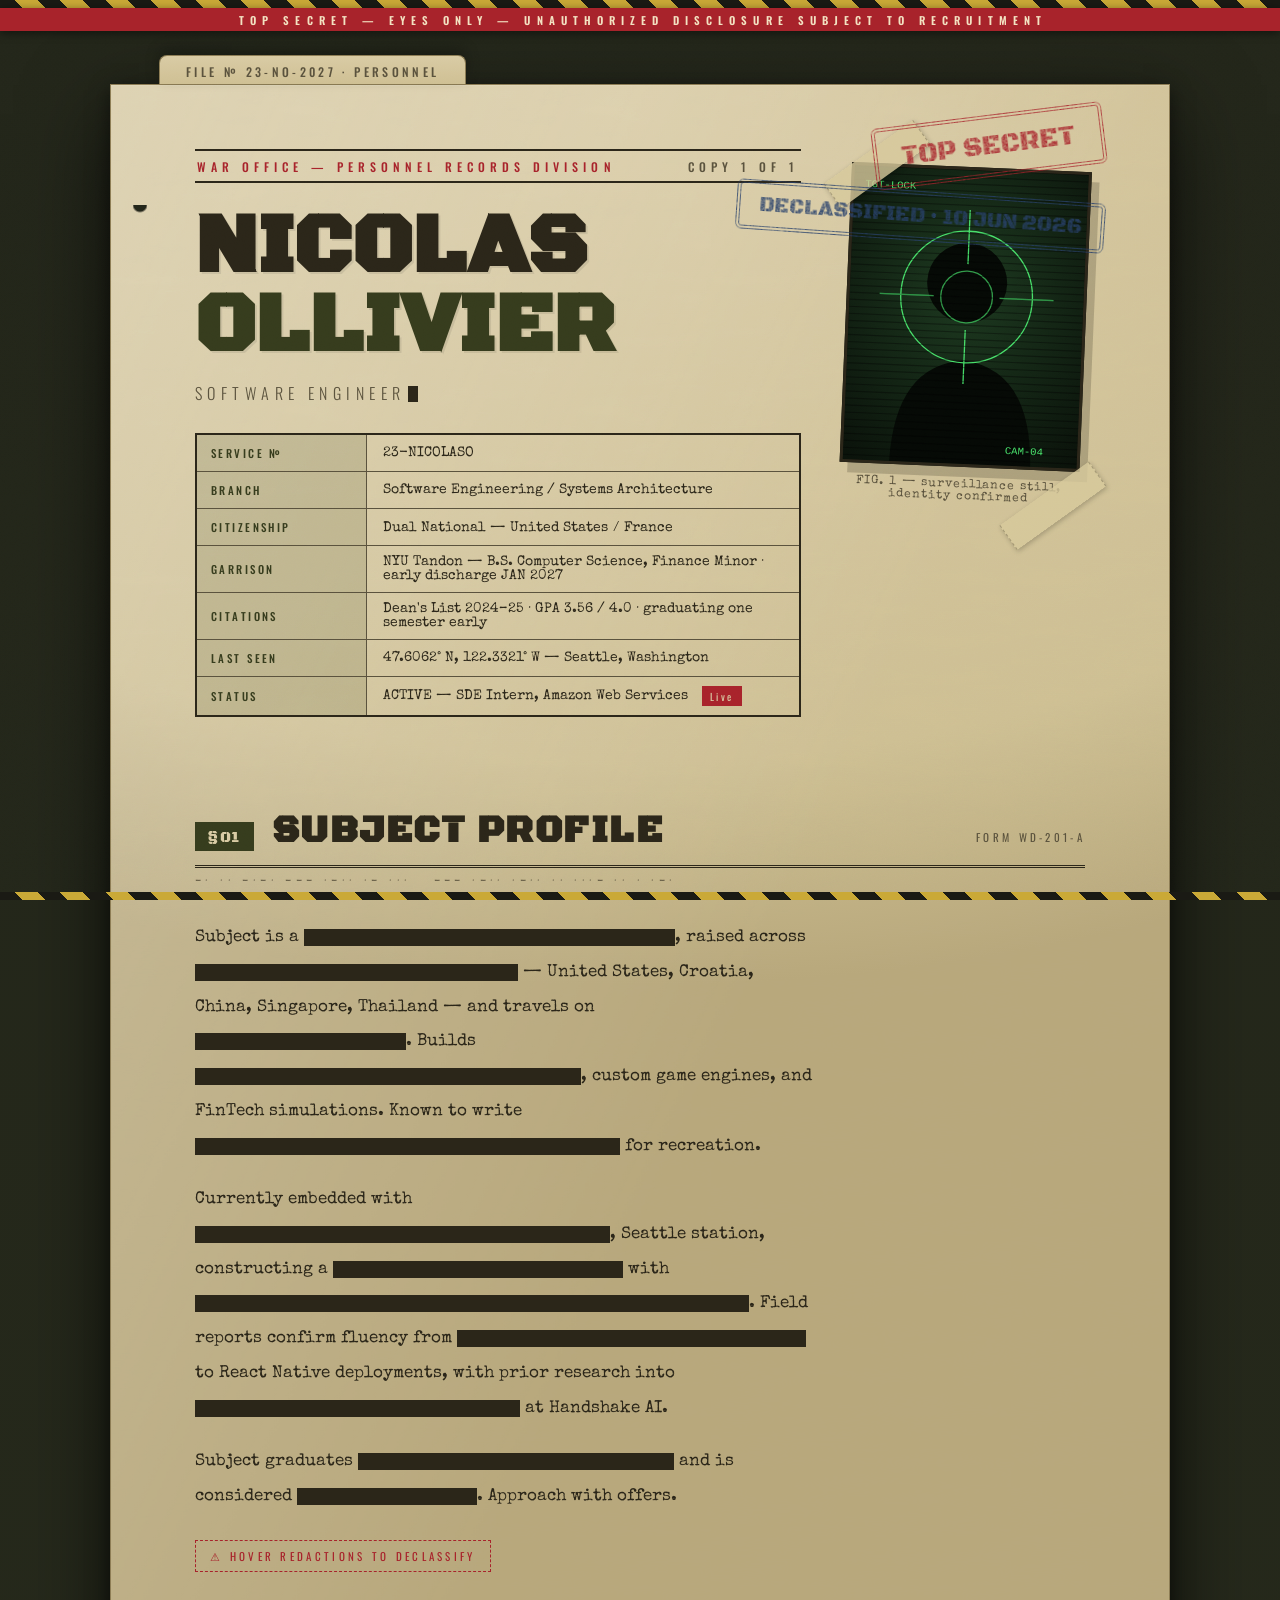
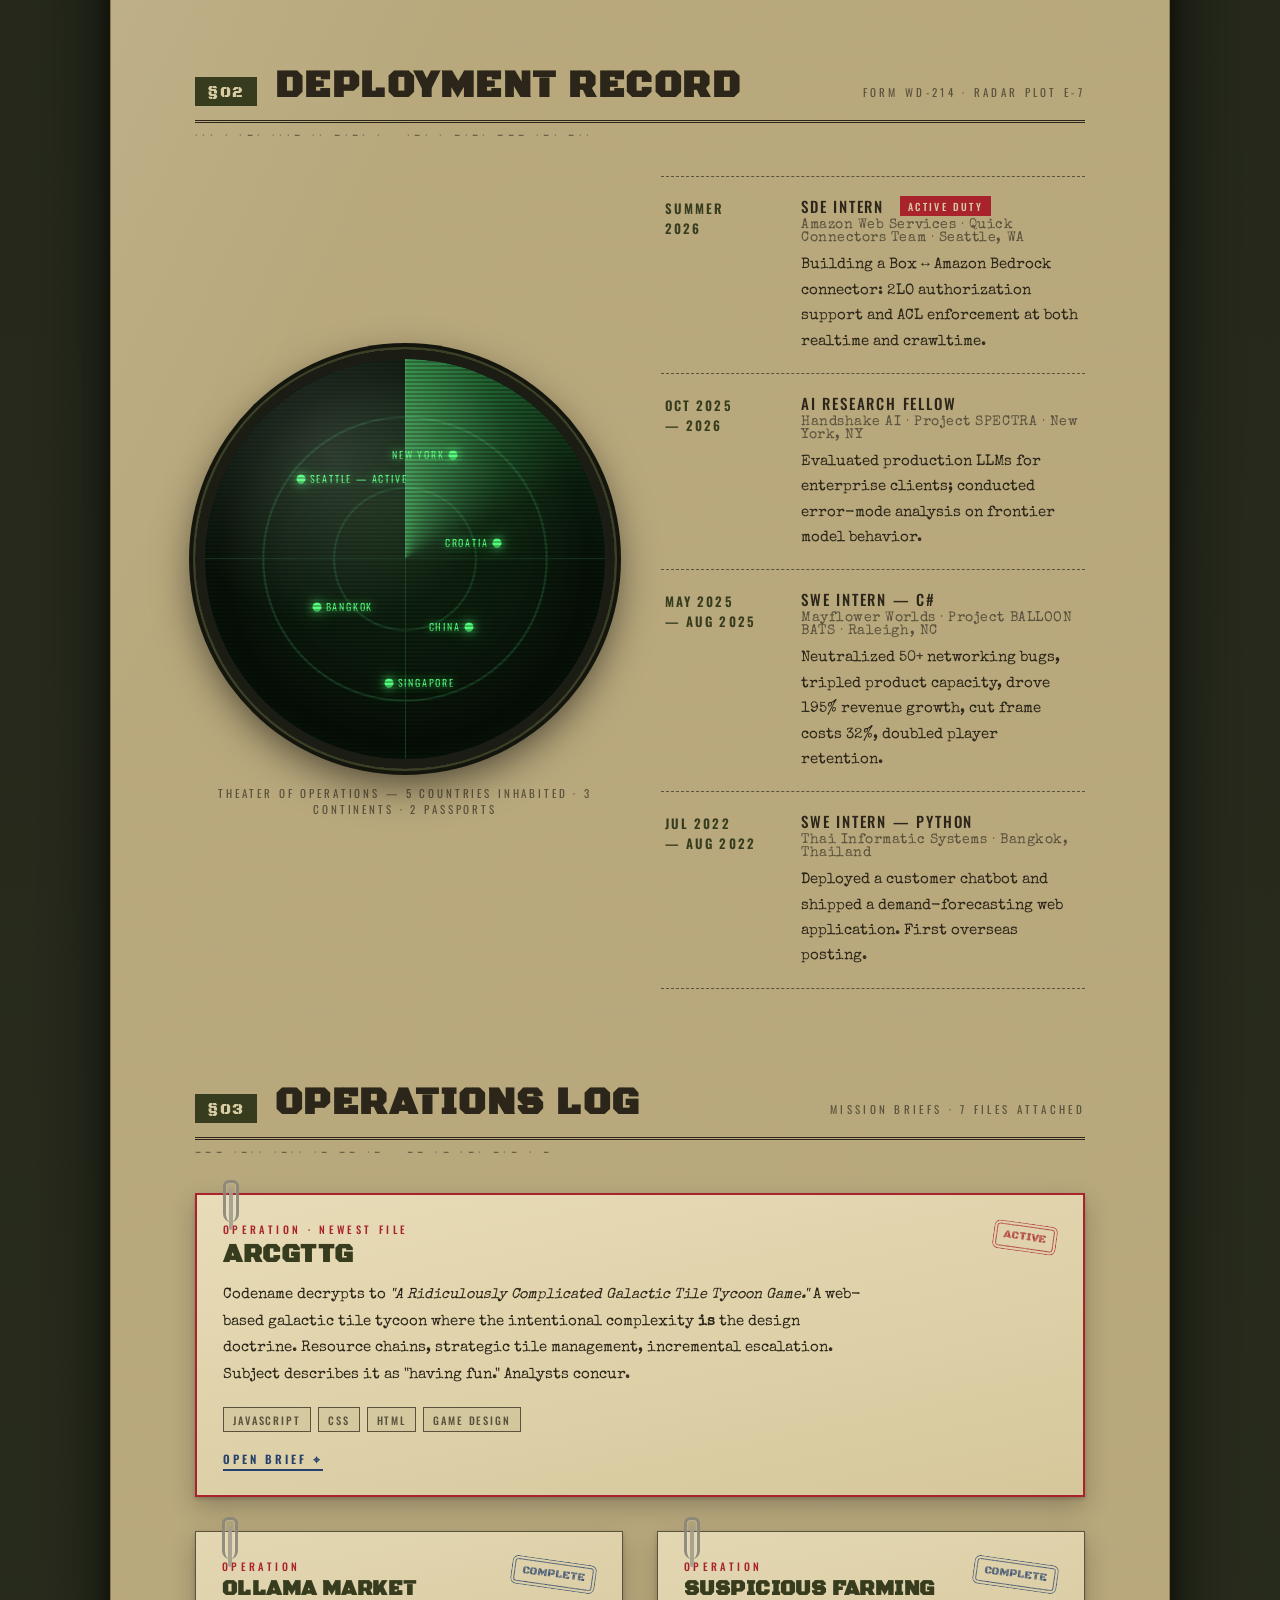
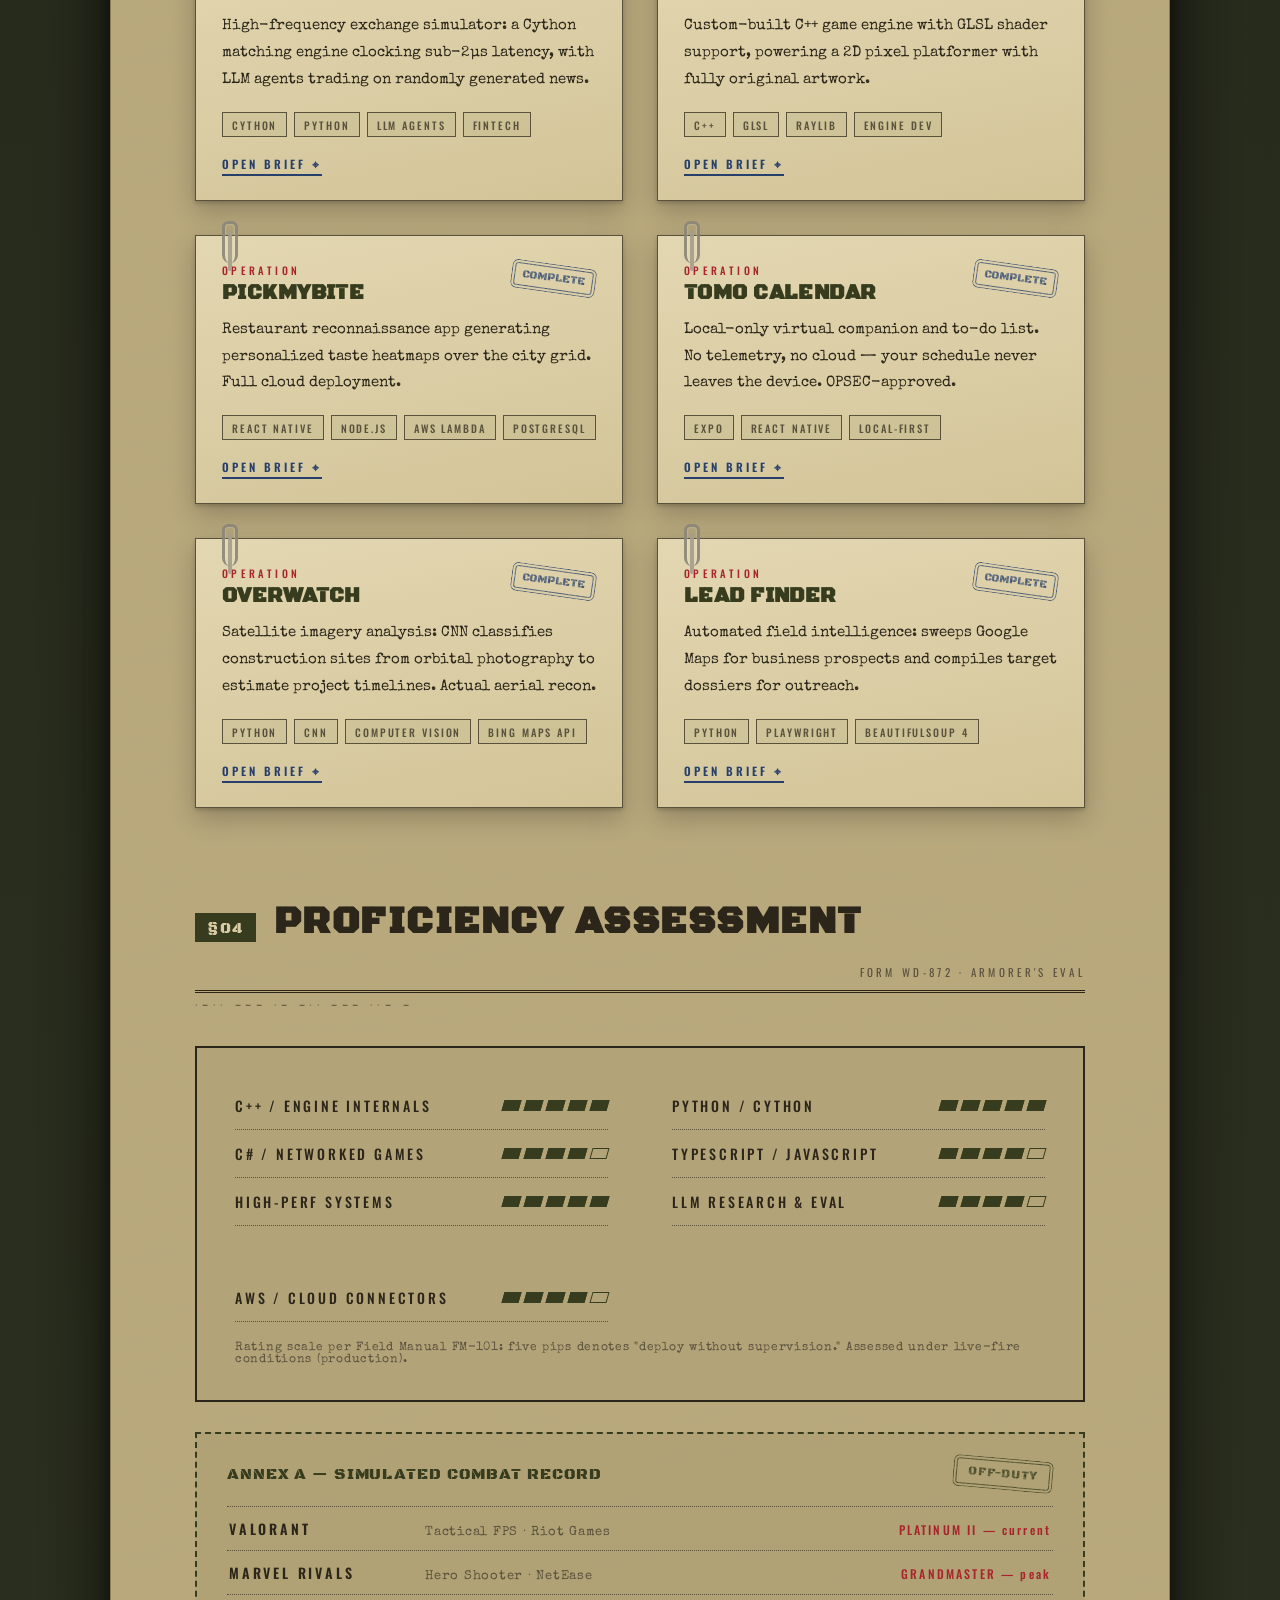
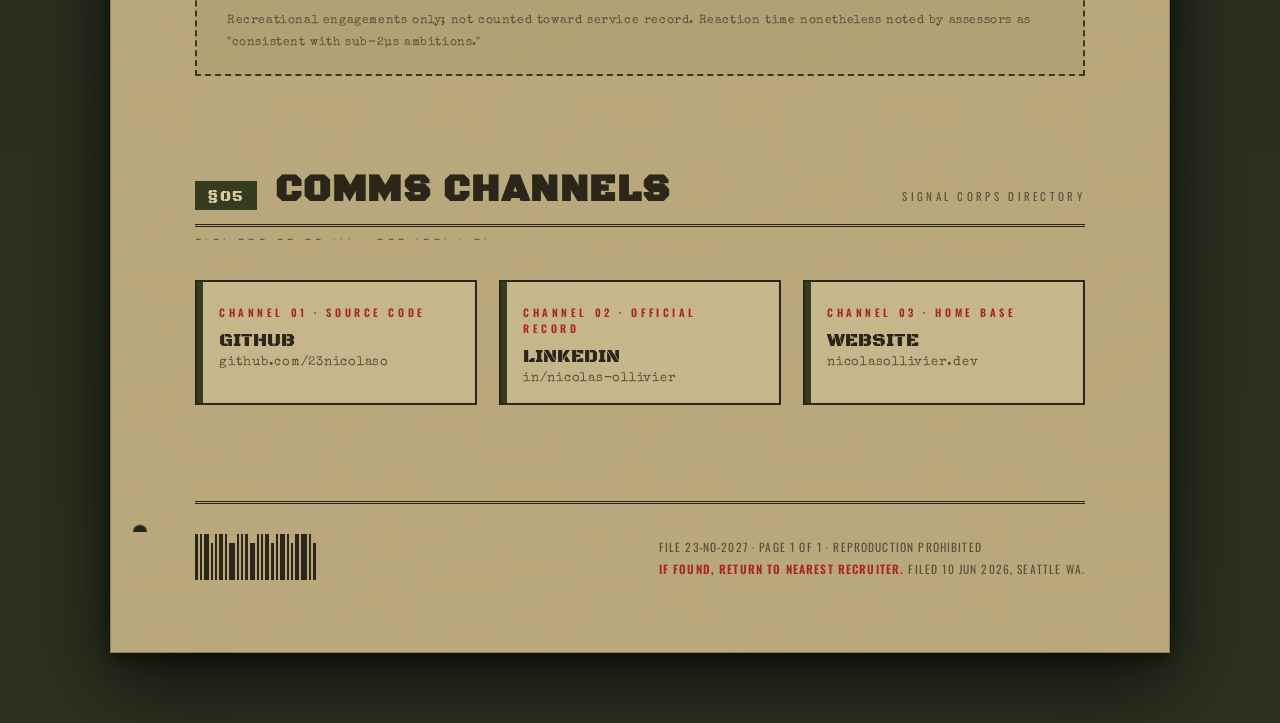
<file: index.html>
<!DOCTYPE html>
<html lang="en">
<head>
<meta charset="UTF-8">
<meta name="viewport" content="width=device-width, initial-scale=1.0">
<title>OLLIVIER, NICOLAS — PERSONNEL FILE 23-NO-2027</title>
<meta name="description" content="Declassified personnel dossier of Nicolas Ollivier — Software Engineer & Systems Architect, NYU Tandon.">
<link rel="preconnect" href="https://fonts.googleapis.com">
<link rel="preconnect" href="https://fonts.gstatic.com" crossorigin>
<link href="https://fonts.googleapis.com/css2?family=Black+Ops+One&family=Special+Elite&family=Oswald:wght@300;400;500;600&display=swap" rel="stylesheet">
<style>
/* ============================================================
   THE OLLIVIER DOSSIER — declassified personnel file
   ============================================================ */
:root{
  --table:#23261a;            /* dark briefing-room table       */
  --table-2:#2d3120;
  --paper:#d9cba4;            /* manila folder                  */
  --paper-2:#cfc093;
  --paper-edge:#b8a87c;
  --ink:#2b2619;              /* typewriter ribbon              */
  --ink-faded:#5a523d;
  --olive:#4a5128;
  --olive-deep:#363c1d;
  --stamp-red:#a8232b;
  --stamp-blue:#27406b;
  --phos:#52ff7a;             /* CRT phosphor                   */
  --phos-dim:#1d4a2a;
  --crt:#091309;
  --hazard:#caa937;
}
*{margin:0;padding:0;box-sizing:border-box;}
html{scroll-behavior:smooth;}
::selection{background:var(--olive);color:var(--paper);}
body{
  background:
    radial-gradient(1200px 700px at 70% -10%, rgba(255,255,255,.05), transparent 60%),
    radial-gradient(900px 600px at 10% 110%, rgba(0,0,0,.35), transparent 60%),
    linear-gradient(var(--table), var(--table-2));
  color:var(--ink);
  font-family:'Special Elite', 'Courier New', monospace;
  cursor:crosshair;
  overflow-x:hidden;
}
a{cursor:crosshair;}

/* ------- global grain ------- */
body::after{
  content:"";position:fixed;inset:0;z-index:90;pointer-events:none;
  background-image:url("data:image/svg+xml,%3Csvg xmlns='http://www.w3.org/2000/svg' width='240' height='240'%3E%3Cfilter id='n'%3E%3CfeTurbulence type='fractalNoise' baseFrequency='0.9' numOctaves='2'/%3E%3C/filter%3E%3Crect width='240' height='240' filter='url(%23n)' opacity='0.5'/%3E%3C/svg%3E");
  opacity:.07;mix-blend-mode:overlay;
}

/* ------- classification ticker bars ------- */
.classbar{
  position:fixed;left:0;right:0;z-index:100;
  background:repeating-linear-gradient(45deg, #1a1a14 0 16px, var(--hazard) 16px 32px);
  height:8px;
}
.classbar.top{top:0;} .classbar.bottom{bottom:0;}
.classlabel{
  position:fixed;top:8px;left:0;right:0;z-index:100;
  background:var(--stamp-red);color:#f3e2c2;text-align:center;
  font-family:'Oswald',sans-serif;font-weight:600;letter-spacing:.55em;text-indent:.55em;
  font-size:11px;padding:4px 0 3px;text-transform:uppercase;
  box-shadow:0 2px 10px rgba(0,0,0,.5);
}

/* ============================================================
   THE FOLDER
   ============================================================ */
.folder{
  position:relative;max-width:1060px;margin:84px auto 70px;
  background:
    linear-gradient(115deg, rgba(255,255,255,.25), transparent 30%),
    radial-gradient(1400px 900px at 50% 0%, var(--paper), var(--paper-2) 75%, var(--paper-edge));
  box-shadow:
    0 1px 0 rgba(255,255,255,.12) inset,
    0 30px 80px rgba(0,0,0,.65),
    0 6px 18px rgba(0,0,0,.5);
  border:1px solid #8d7d55;
}
/* folder tab */
.folder::before{
  content:"FILE № 23-NO-2027 · PERSONNEL";
  position:absolute;top:-30px;left:48px;
  background:linear-gradient(var(--paper), var(--paper-2));
  border:1px solid #8d7d55;border-bottom:none;
  padding:7px 26px 4px;font-family:'Oswald',sans-serif;font-weight:500;
  font-size:12px;letter-spacing:.28em;color:var(--ink-faded);
  border-radius:8px 8px 0 0;
  box-shadow:0 -6px 14px rgba(0,0,0,.25);
}
/* punched filing holes */
.folder::after{
  content:"";position:absolute;top:120px;bottom:120px;left:22px;width:14px;
  background:
    radial-gradient(circle 7px at 50% 0%, var(--table) 6px, rgba(0,0,0,.4) 7px, transparent 8px),
    radial-gradient(circle 7px at 50% 100%, var(--table) 6px, rgba(0,0,0,.4) 7px, transparent 8px);
  background-repeat:no-repeat;pointer-events:none;
}
.page{padding:64px 84px 72px;position:relative;}
@media(max-width:760px){.page{padding:48px 26px 56px;}}

/* paper fibre texture inside folder */
.folder .fibre{
  position:absolute;inset:0;pointer-events:none;opacity:.35;
  background-image:url("data:image/svg+xml,%3Csvg xmlns='http://www.w3.org/2000/svg' width='300' height='300'%3E%3Cfilter id='p'%3E%3CfeTurbulence type='fractalNoise' baseFrequency='0.012 0.06' numOctaves='3'/%3E%3CfeColorMatrix values='0 0 0 0 0.45 0 0 0 0 0.40 0 0 0 0 0.27 0 0 0 0.14 0'/%3E%3C/filter%3E%3Crect width='300' height='300' filter='url(%23p)'/%3E%3C/svg%3E");
}

/* ============================================================
   STAMPS
   ============================================================ */
.stamp{
  font-family:'Black Ops One',sans-serif;text-transform:uppercase;
  display:inline-block;padding:.5em .9em;line-height:1;
  border:4px double currentColor;border-radius:6px;
  transform:rotate(var(--r,-6deg));
  -webkit-mask-image:url("data:image/svg+xml,%3Csvg xmlns='http://www.w3.org/2000/svg' width='200' height='200'%3E%3Cfilter id='s'%3E%3CfeTurbulence type='fractalNoise' baseFrequency='0.45' numOctaves='3'/%3E%3CfeColorMatrix values='0 0 0 0 1 0 0 0 0 1 0 0 0 0 1 0 0 0 0.9 0.25'/%3E%3C/filter%3E%3Crect width='200' height='200' filter='url(%23s)'/%3E%3C/svg%3E");
  mask-image:url("data:image/svg+xml,%3Csvg xmlns='http://www.w3.org/2000/svg' width='200' height='200'%3E%3Cfilter id='s'%3E%3CfeTurbulence type='fractalNoise' baseFrequency='0.45' numOctaves='3'/%3E%3CfeColorMatrix values='0 0 0 0 1 0 0 0 0 1 0 0 0 0 1 0 0 0 0.9 0.25'/%3E%3C/filter%3E%3Crect width='200' height='200' filter='url(%23s)'/%3E%3C/svg%3E");
}
.stamp.red{color:var(--stamp-red);}
.stamp.blue{color:var(--stamp-blue);}
.stamp.olive{color:var(--olive-deep);}
.slam{opacity:0;animation:slam .42s cubic-bezier(.18,1.4,.4,1) forwards;animation-delay:var(--d,0s);}
@keyframes slam{
  0%{opacity:0;transform:rotate(var(--r,-6deg)) scale(2.8);filter:blur(3px);}
  62%{opacity:1;transform:rotate(var(--r,-6deg)) scale(.94);filter:blur(0);}
  100%{opacity:1;transform:rotate(var(--r,-6deg)) scale(1);}
}

/* ============================================================
   COVER SHEET
   ============================================================ */
.cover{display:grid;grid-template-columns:1fr 240px;gap:44px;align-items:start;}
@media(max-width:760px){.cover{grid-template-columns:1fr;}}
.eyebrow{
  font-family:'Oswald',sans-serif;font-weight:500;font-size:12px;
  letter-spacing:.42em;color:var(--stamp-red);text-transform:uppercase;
  border-top:2px solid var(--ink);border-bottom:2px solid var(--ink);
  padding:7px 2px 6px;display:flex;justify-content:space-between;gap:12px;flex-wrap:wrap;
}
.eyebrow span:last-child{color:var(--ink-faded);}
h1{
  font-family:'Black Ops One',sans-serif;color:var(--ink);
  font-size:clamp(44px,7.6vw,84px);line-height:.94;margin:26px 0 6px;
  text-shadow:2px 2px 0 rgba(0,0,0,.08);
}
h1 .surname{display:block;color:var(--olive-deep);}
.role-line{
  font-family:'Oswald',sans-serif;font-weight:300;text-transform:uppercase;
  letter-spacing:.34em;font-size:clamp(12px,1.8vw,16px);color:var(--ink-faded);
  margin:14px 0 28px;min-height:1.4em;
}
.role-line .cursor{display:inline-block;width:.62em;height:1.05em;background:var(--ink);vertical-align:-0.15em;margin-left:3px;animation:blink 1s steps(1) infinite;}
@keyframes blink{50%{opacity:0;}}

.meta-form{border:2px solid var(--ink);font-size:14px;}
.meta-form .row{display:grid;grid-template-columns:170px 1fr;border-bottom:1px solid var(--ink-faded);}
.meta-form .row:last-child{border-bottom:none;}
.meta-form .k{
  font-family:'Oswald',sans-serif;font-weight:500;font-size:11px;letter-spacing:.22em;
  text-transform:uppercase;background:rgba(74,81,40,.16);padding:10px 14px;color:var(--olive-deep);
  border-right:1px solid var(--ink-faded);display:flex;align-items:center;
}
.meta-form .v{padding:9px 16px;color:var(--ink);display:flex;align-items:center;flex-wrap:wrap;gap:4px;}
@media(max-width:560px){.meta-form .row{grid-template-columns:120px 1fr;}}

/* photo box */
.photo{position:relative;transform:rotate(2.4deg);margin-top:18px;}
.photo .frame{
  background:#10130c;border:3px solid var(--ink);aspect-ratio:4/5;
  position:relative;overflow:hidden;
  box-shadow:8px 10px 0 rgba(43,38,25,.22);
}
.photo .frame svg{position:absolute;inset:0;width:100%;height:100%;}
.photo .tape{
  position:absolute;width:110px;height:30px;background:rgba(216,202,156,.8);
  border-left:1px dashed rgba(43,38,25,.3);border-right:1px dashed rgba(43,38,25,.3);
  box-shadow:0 2px 5px rgba(0,0,0,.22);
}
.photo .tape.tl{top:-14px;left:-30px;transform:rotate(-38deg);}
.photo .tape.br{bottom:-14px;right:-30px;transform:rotate(-38deg);}
.photo figcaption{
  font-size:12px;color:var(--ink-faded);text-align:center;margin-top:12px;letter-spacing:.08em;
}
.cover-stamps{position:absolute;top:30px;right:64px;display:flex;flex-direction:column;gap:14px;align-items:flex-end;z-index:5;}
.cover-stamps .stamp{font-size:clamp(14px,2vw,21px);}
@media(max-width:760px){.cover-stamps{position:static;flex-direction:row;margin-bottom:26px;}}

/* ============================================================
   SECTION CHROME
   ============================================================ */
section{margin-top:90px;}
.sec-head{display:flex;align-items:baseline;gap:18px;border-bottom:3px double var(--ink);padding-bottom:10px;margin-bottom:8px;flex-wrap:wrap;}
.sec-head .no{
  font-family:'Black Ops One',sans-serif;font-size:15px;color:var(--paper);
  background:var(--olive-deep);padding:6px 12px 4px;letter-spacing:.1em;
}
.sec-head h2{
  font-family:'Black Ops One',sans-serif;font-size:clamp(24px,3.6vw,38px);
  letter-spacing:.04em;color:var(--ink);text-transform:uppercase;
}
.sec-head .form-no{margin-left:auto;font-family:'Oswald',sans-serif;font-size:11px;letter-spacing:.3em;color:var(--ink-faded);text-transform:uppercase;}
.morse{
  font-size:11px;letter-spacing:.4em;color:var(--ink-faded);margin-bottom:34px;
  white-space:nowrap;overflow:hidden;
}

/* scroll reveal */
.rv{opacity:0;transform:translateY(26px);transition:opacity .7s ease, transform .7s cubic-bezier(.2,.8,.2,1);}
.rv.in{opacity:1;transform:none;}

/* ============================================================
   §01 SUBJECT PROFILE — redactions
   ============================================================ */
.profile p{font-size:17px;line-height:2.05;max-width:62ch;}
.profile p + p{margin-top:18px;}
.redact{
  position:relative;white-space:nowrap;padding:0 .35em;color:transparent;
  background:var(--ink);box-decoration-break:clone;-webkit-box-decoration-break:clone;
  transition:color .35s ease, background .35s ease;cursor:help;
}
.redact:hover{color:var(--stamp-red);background:rgba(168,35,43,.12);}
.declass-hint{
  display:inline-block;margin-top:26px;font-family:'Oswald',sans-serif;font-size:11px;
  letter-spacing:.3em;text-transform:uppercase;color:var(--stamp-red);
  border:1px dashed var(--stamp-red);padding:7px 14px;
  animation:hintpulse 2.4s ease-in-out infinite;
}
@keyframes hintpulse{50%{opacity:.45;}}

/* ============================================================
   §02 DEPLOYMENT RADAR
   ============================================================ */
.radar-wrap{display:grid;grid-template-columns:minmax(280px,420px) 1fr;gap:46px;align-items:center;}
@media(max-width:820px){.radar-wrap{grid-template-columns:1fr;}}
.radar-cap{
  margin-top:16px;text-align:center;font-family:'Oswald',sans-serif;font-size:11px;
  letter-spacing:.26em;text-transform:uppercase;color:var(--ink-faded);
}
.radar{
  position:relative;aspect-ratio:1;border-radius:50%;
  background:
    radial-gradient(circle at 50% 38%, #122b14, var(--crt) 70%);
  border:10px solid #1b1d14;outline:2px solid #3c4026;
  box-shadow:
    0 0 0 6px #14160e,
    inset 0 0 60px rgba(0,0,0,.85),
    0 14px 40px rgba(0,0,0,.6),
    inset 0 0 24px rgba(82,255,122,.12);
  overflow:hidden;
}
.radar .rings{position:absolute;inset:0;border-radius:50%;
  background:
    radial-gradient(circle, transparent 24.5%, var(--phos-dim) 25%, transparent 25.8%),
    radial-gradient(circle, transparent 49.5%, var(--phos-dim) 50%, transparent 50.8%),
    radial-gradient(circle, transparent 74.5%, var(--phos-dim) 75%, transparent 75.8%),
    linear-gradient(var(--phos-dim), var(--phos-dim)) 50% 0/1px 100% no-repeat,
    linear-gradient(var(--phos-dim), var(--phos-dim)) 0 50%/100% 1px no-repeat;
  opacity:.9;
}
.radar .sweep{
  position:absolute;inset:0;border-radius:50%;
  background:conic-gradient(from 0deg, rgba(82,255,122,.5), rgba(82,255,122,.06) 18%, transparent 26%);
  animation:sweep 4.6s linear infinite;
  mix-blend-mode:screen;
}
@keyframes sweep{to{transform:rotate(360deg);}}
.radar .scan{
  position:absolute;inset:0;border-radius:50%;pointer-events:none;
  background:repeating-linear-gradient(transparent 0 2px, rgba(0,0,0,.28) 2px 4px);
}
.radar .glass{
  position:absolute;inset:0;border-radius:50%;pointer-events:none;
  background:radial-gradient(circle at 32% 24%, rgba(255,255,255,.14), transparent 42%);
}
.blip{
  position:absolute;width:9px;height:9px;border-radius:50%;
  background:var(--phos);box-shadow:0 0 10px var(--phos),0 0 22px rgba(82,255,122,.6);
  transform:translate(-50%,-50%);
  animation:blip 4.6s ease-out infinite;animation-delay:var(--bd,0s);
}
@keyframes blip{
  0%,7%{opacity:1;transform:translate(-50%,-50%) scale(1);}
  10%{opacity:1;transform:translate(-50%,-50%) scale(1.7);}
  60%{opacity:.25;}
  100%{opacity:1;transform:translate(-50%,-50%) scale(1);}
}
.blip span{
  position:absolute;left:13px;top:-4px;font-family:'Oswald',sans-serif;font-size:10px;
  letter-spacing:.18em;color:var(--phos);white-space:nowrap;text-shadow:0 0 8px rgba(82,255,122,.8);
}
.blip.flip span{left:auto;right:13px;}
.deploy-log{font-size:15px;}
.deploy-log .entry{
  display:grid;grid-template-columns:118px 1fr;gap:18px;
  padding:18px 4px;border-bottom:1px dashed var(--ink-faded);
}
.deploy-log .entry:first-child{border-top:1px dashed var(--ink-faded);}
.deploy-log .when{
  font-family:'Oswald',sans-serif;font-weight:600;font-size:13px;letter-spacing:.16em;
  color:var(--olive-deep);padding-top:3px;
}
.deploy-log .what b{display:block;font-family:'Oswald',sans-serif;font-weight:500;font-size:15px;letter-spacing:.12em;text-transform:uppercase;color:var(--ink);}
.deploy-log .what i{font-style:normal;color:var(--ink-faded);font-size:13.5px;display:block;margin:2px 0 8px;letter-spacing:.04em;}
.deploy-log .what p{line-height:1.75;font-size:14.5px;}
.tag-active{
  display:inline-block;margin-left:10px;font-family:'Oswald',sans-serif;font-size:10px;
  letter-spacing:.24em;color:var(--paper);background:var(--stamp-red);padding:3px 8px 2px;
  vertical-align:2px;animation:hintpulse 1.6s ease-in-out infinite;
}

/* ============================================================
   §03 OPERATIONS — mission briefs
   ============================================================ */
.ops{display:grid;grid-template-columns:repeat(2,1fr);gap:34px;}
@media(max-width:760px){.ops{grid-template-columns:1fr;}}
.op{
  position:relative;background:linear-gradient(168deg, #e3d7b2, #d3c498);
  border:1.5px solid var(--ink-faded);padding:28px 26px 24px;
  transform:rotate(var(--tilt,0deg));
  box-shadow:0 10px 24px rgba(0,0,0,.22), 0 2px 4px rgba(0,0,0,.18);
  transition:transform .35s cubic-bezier(.2,.8,.2,1), box-shadow .35s ease;
}
.op:hover{transform:rotate(0deg) translateY(-7px) scale(1.015);box-shadow:0 24px 48px rgba(0,0,0,.32), 0 4px 10px rgba(0,0,0,.2);z-index:3;}
.op.wide{grid-column:1/-1;background:linear-gradient(168deg,#e8dcb8,#d6c79b);border-width:2px;border-color:var(--stamp-red);}
.op.wide h3{font-size:26px;}
.op.wide p{max-width:72ch;}
.op .clip{ /* paperclip */
  position:absolute;top:-15px;left:26px;width:16px;height:42px;border:3px solid #8a8678;
  border-radius:8px 8px 10px 10px;border-bottom:none;opacity:.9;
  box-shadow:inset 0 0 2px rgba(255,255,255,.6);
}
.op .clip::after{content:"";position:absolute;inset:6px 3px -8px;border:2px solid #a39e8d;border-radius:6px;border-bottom:none;}
.op .op-head{display:flex;justify-content:space-between;align-items:flex-start;gap:10px;margin-bottom:6px;}
.op h3{
  font-family:'Black Ops One',sans-serif;font-size:21px;letter-spacing:.02em;
  color:var(--olive-deep);text-transform:uppercase;line-height:1.15;
}
.op h3 small{display:block;font-family:'Oswald',sans-serif;font-weight:500;font-size:10.5px;letter-spacing:.32em;color:var(--stamp-red);margin-bottom:5px;}
.op .status{font-size:11px;flex-shrink:0;--r:8deg;padding:.45em .6em;}
.op p{font-size:14.5px;line-height:1.85;margin:12px 0 18px;}
.op .gear{display:flex;flex-wrap:wrap;gap:7px;}
.op .gear span{
  font-family:'Oswald',sans-serif;font-weight:500;font-size:10.5px;letter-spacing:.18em;
  text-transform:uppercase;border:1px solid var(--ink-faded);padding:4px 9px 3px;color:var(--ink-faded);
  background:rgba(74,81,40,.07);
}
.op .oplink{
  display:inline-block;margin-top:18px;font-family:'Oswald',sans-serif;font-weight:600;
  font-size:11.5px;letter-spacing:.26em;text-transform:uppercase;color:var(--stamp-blue);
  text-decoration:none;border-bottom:2px solid var(--stamp-blue);padding-bottom:2px;
  transition:color .25s, border-color .25s, letter-spacing .25s;
}
.op .oplink:hover{color:var(--stamp-red);border-color:var(--stamp-red);letter-spacing:.34em;}

/* ============================================================
   §04 PROFICIENCY — ammo pips
   ============================================================ */
.skills{display:grid;grid-template-columns:repeat(2,1fr);gap:0 64px;border:2px solid var(--ink);padding:34px 38px;background:rgba(74,81,40,.05);}
@media(max-width:700px){.skills{grid-template-columns:1fr;padding:26px 22px;}}
.skill{display:grid;grid-template-columns:1fr auto;align-items:center;gap:16px;padding:13px 0;border-bottom:1px dotted var(--ink-faded);}
.skill .name{font-family:'Oswald',sans-serif;font-weight:500;font-size:14px;letter-spacing:.2em;text-transform:uppercase;}
.pips{display:flex;gap:5px;}
.pips i{
  width:17px;height:11px;background:transparent;border:1.5px solid var(--olive-deep);
  transform:skewX(-16deg);transition:background .3s ease;
}
.skill.in .pips i.f{background:var(--olive-deep);}
.skill.in .pips i.f:nth-child(1){transition-delay:.05s;}
.skill.in .pips i.f:nth-child(2){transition-delay:.15s;}
.skill.in .pips i.f:nth-child(3){transition-delay:.25s;}
.skill.in .pips i.f:nth-child(4){transition-delay:.35s;}
.skill.in .pips i.f:nth-child(5){transition-delay:.45s;}
.skills-foot{grid-column:1/-1;margin-top:20px;font-size:12px;color:var(--ink-faded);letter-spacing:.06em;}

/* annex — simulated combat record */
.annex{
  margin-top:30px;border:2px dashed var(--olive-deep);padding:24px 30px 20px;
  background:rgba(74,81,40,.07);position:relative;
}
.annex-head{
  display:flex;justify-content:space-between;align-items:center;gap:14px;flex-wrap:wrap;
  font-family:'Black Ops One',sans-serif;font-size:16px;letter-spacing:.06em;
  text-transform:uppercase;color:var(--olive-deep);margin-bottom:16px;
}
.annex-rows{display:grid;gap:0;}
.annex-row{
  display:grid;grid-template-columns:180px 1fr auto;gap:16px;align-items:baseline;
  padding:11px 2px;border-bottom:1px dotted var(--ink-faded);font-size:14px;
}
.annex-row:first-child{border-top:1px dotted var(--ink-faded);}
.annex-row b{font-family:'Oswald',sans-serif;font-weight:600;letter-spacing:.2em;color:var(--ink);}
.annex-row i{font-style:normal;color:var(--ink-faded);font-size:12.5px;letter-spacing:.06em;}
.annex-row em{font-style:normal;font-family:'Oswald',sans-serif;font-weight:500;font-size:12px;letter-spacing:.18em;color:var(--stamp-red);}
@media(max-width:620px){.annex-row{grid-template-columns:1fr;gap:3px;}}
.annex-note{margin-top:16px;font-size:12px;color:var(--ink-faded);letter-spacing:.05em;line-height:1.8;}

/* ============================================================
   §05 COMMS
   ============================================================ */
.comms{display:grid;grid-template-columns:repeat(3,1fr);gap:22px;}
@media(max-width:700px){.comms{grid-template-columns:1fr;}}
.freq{
  display:block;text-decoration:none;border:2px solid var(--ink);padding:22px 22px 18px;
  color:var(--ink);position:relative;overflow:hidden;background:rgba(217,203,164,.4);
  transition:transform .3s cubic-bezier(.2,.8,.2,1), box-shadow .3s ease;
}
.freq::before{
  content:"";position:absolute;left:0;top:0;bottom:0;width:6px;background:var(--olive-deep);
  transition:width .35s cubic-bezier(.2,.8,.2,1);
}
.freq:hover{transform:translateY(-5px);box-shadow:0 16px 30px rgba(0,0,0,.25);}
.freq:hover::before{width:100%;}
.freq *{position:relative;z-index:1;transition:color .3s ease;}
.freq:hover *{color:var(--paper);}
.freq .ch{font-family:'Oswald',sans-serif;font-weight:600;font-size:10.5px;letter-spacing:.34em;color:var(--stamp-red);text-transform:uppercase;}
.freq .id{font-family:'Black Ops One',sans-serif;font-size:19px;margin:9px 0 4px;text-transform:uppercase;}
.freq .hz{font-size:12.5px;color:var(--ink-faded);letter-spacing:.06em;}

/* ============================================================
   FOOTER
   ============================================================ */
.dossier-foot{
  margin-top:96px;border-top:3px double var(--ink);padding-top:30px;
  display:flex;justify-content:space-between;align-items:flex-end;gap:24px;flex-wrap:wrap;
}
.barcode{display:flex;align-items:flex-end;gap:2px;height:46px;}
.barcode i{background:var(--ink);width:var(--w,2px);height:100%;}
.barcode i:nth-child(4n){height:80%;}
.foot-meta{font-size:11.5px;color:var(--ink-faded);line-height:1.9;letter-spacing:.1em;text-transform:uppercase;font-family:'Oswald',sans-serif;}
.foot-meta b{color:var(--stamp-red);font-weight:600;}
</style>
</head>
<body>

<div class="classbar top"></div>
<div class="classlabel">Top Secret — Eyes Only — Unauthorized Disclosure Subject to Recruitment</div>
<div class="classbar bottom"></div>

<main class="folder">
  <div class="fibre"></div>

  <div class="page">

    <!-- ====================== COVER SHEET ====================== -->
    <div class="cover-stamps">
      <span class="stamp red slam" style="--r:-7deg;--d:.55s;font-size:clamp(18px,2.6vw,27px);">Top&nbsp;Secret</span>
      <span class="stamp blue slam" style="--r:4deg;--d:1.05s;">Declassified · 10 Jun 2026</span>
    </div>

    <header class="cover">
      <div>
        <div class="eyebrow"><span>War Office — Personnel Records Division</span><span>Copy 1 of 1</span></div>
        <h1>NICOLAS<span class="surname">OLLIVIER</span></h1>
        <div class="role-line"><span id="typed"></span><span class="cursor"></span></div>

        <div class="meta-form">
          <div class="row"><div class="k">Service №</div><div class="v">23-NICOLASO</div></div>
          <div class="row"><div class="k">Branch</div><div class="v">Software Engineering / Systems Architecture</div></div>
          <div class="row"><div class="k">Citizenship</div><div class="v">Dual National — United States ∕ France</div></div>
          <div class="row"><div class="k">Garrison</div><div class="v">NYU Tandon — B.S. Computer Science, Finance Minor · early discharge JAN 2027</div></div>
          <div class="row"><div class="k">Citations</div><div class="v">Dean's List 2024–25 · GPA 3.56 / 4.0 · graduating one semester early</div></div>
          <div class="row"><div class="k">Last Seen</div><div class="v">47.6062° N, 122.3321° W — Seattle, Washington</div></div>
          <div class="row"><div class="k">Status</div><div class="v">ACTIVE — SDE Intern, Amazon Web Services<span class="tag-active">Live</span></div></div>
        </div>
      </div>

      <figure class="photo">
        <div class="frame">
          <svg viewBox="0 0 200 250" preserveAspectRatio="xMidYMid slice" aria-label="Subject silhouette under surveillance crosshair">
            <defs>
              <radialGradient id="ph" cx="50%" cy="40%" r="75%">
                <stop offset="0%" stop-color="#1d3a20"/><stop offset="100%" stop-color="#0a120a"/>
              </radialGradient>
            </defs>
            <rect width="200" height="250" fill="url(#ph)"/>
            <!-- silhouette -->
            <circle cx="100" cy="96" r="34" fill="#050905"/>
            <path d="M40 250 Q42 168 100 162 Q158 168 160 250 Z" fill="#050905"/>
            <!-- crosshair -->
            <g stroke="#52ff7a" stroke-width="1.1" opacity=".85">
              <circle cx="100" cy="108" r="56" fill="none"/>
              <circle cx="100" cy="108" r="22" fill="none" opacity=".7"/>
              <line x1="100" y1="34" x2="100" y2="80"/><line x1="100" y1="136" x2="100" y2="182"/>
              <line x1="26" y1="108" x2="72" y2="108"/><line x1="128" y1="108" x2="174" y2="108"/>
            </g>
            <g fill="#52ff7a" font-family="monospace" font-size="9" opacity=".9">
              <text x="10" y="18">TGT-LOCK</text><text x="138" y="240">CAM-04</text>
            </g>
            <!-- scanlines -->
            <g stroke="#000" stroke-width="1" opacity=".35">
              <path d="M0 0 H200 M0 6 H200 M0 12 H200 M0 18 H200 M0 24 H200 M0 30 H200 M0 36 H200 M0 42 H200 M0 48 H200 M0 54 H200 M0 60 H200 M0 66 H200 M0 72 H200 M0 78 H200 M0 84 H200 M0 90 H200 M0 96 H200 M0 102 H200 M0 108 H200 M0 114 H200 M0 120 H200 M0 126 H200 M0 132 H200 M0 138 H200 M0 144 H200 M0 150 H200 M0 156 H200 M0 162 H200 M0 168 H200 M0 174 H200 M0 180 H200 M0 186 H200 M0 192 H200 M0 198 H200 M0 204 H200 M0 210 H200 M0 216 H200 M0 222 H200 M0 228 H200 M0 234 H200 M0 240 H200 M0 246 H200"/>
            </g>
          </svg>
        </div>
        <div class="tape tl"></div><div class="tape br"></div>
        <figcaption>FIG. 1 — surveillance still, identity confirmed</figcaption>
      </figure>
    </header>

    <!-- ====================== §01 PROFILE ====================== -->
    <section class="profile rv" id="profile">
      <div class="sec-head">
        <span class="no">§01</span><h2>Subject Profile</h2>
        <span class="form-no">Form WD-201-A</span>
      </div>
      <div class="morse">−· ·· −·−· −−− ·−·· ·− ···&nbsp;&nbsp;&nbsp;−−− ·−·· ·−·· ·· ···− ·· · ·−·</div>
      <p>
        Subject is a <span class="redact">systems engineer of unusual persistence</span>, raised across
        <span class="redact">five countries on three continents</span> — United States, Croatia, China,
        Singapore, Thailand — and travels on <span class="redact">two passports (US ∕ FR)</span>.
        Builds <span class="redact">high-performance trading infrastructure</span>, custom game engines,
        and FinTech simulations. Known to write
        <span class="redact">Cython matching engines with sub-2µs latency</span> for recreation.
      </p>
      <p>
        Currently embedded with <span class="redact">Amazon Web Services — Quick Connectors team</span>,
        Seattle station, constructing a <span class="redact">Box ↔ Amazon Bedrock connector</span> with
        <span class="redact">2LO authorization and ACL enforcement, realtime &amp; crawltime</span>.
        Field reports confirm fluency from <span class="redact">C++ engine internals and GLSL shaders</span>
        to React Native deployments, with prior research into
        <span class="redact">large language model failure modes</span> at Handshake AI.
      </p>
      <p>
        Subject graduates <span class="redact">one semester early — January 2027</span> and is considered
        <span class="redact">extremely hireable</span>. Approach with offers.
      </p>
      <span class="declass-hint">⚠ Hover redactions to declassify</span>
    </section>

    <!-- ====================== §02 DEPLOYMENTS ====================== -->
    <section class="rv" id="deployments">
      <div class="sec-head">
        <span class="no">§02</span><h2>Deployment Record</h2>
        <span class="form-no">Form WD-214 · Radar Plot E-7</span>
      </div>
      <div class="morse">··· · ·−· ···− ·· −·−· ·&nbsp;&nbsp;&nbsp;·−· · −·−· −−− ·−· −··</div>

      <div class="radar-wrap">
        <div class="radar-station">
          <div class="radar" aria-hidden="true">
            <div class="rings"></div>
            <div class="sweep"></div>
            <div class="blip" style="left:24%;top:30%;--bd:.3s;"><span>SEATTLE — ACTIVE</span></div>
            <div class="blip flip" style="left:62%;top:24%;--bd:.9s;"><span>NEW YORK</span></div>
            <div class="blip flip" style="left:73%;top:46%;--bd:1.5s;"><span>CROATIA</span></div>
            <div class="blip flip" style="left:66%;top:67%;--bd:2.1s;"><span>CHINA</span></div>
            <div class="blip" style="left:46%;top:81%;--bd:2.7s;"><span>SINGAPORE</span></div>
            <div class="blip" style="left:28%;top:62%;--bd:3.3s;"><span>BANGKOK</span></div>
            <div class="scan"></div>
            <div class="glass"></div>
          </div>
          <div class="radar-cap">Theater of operations — 5 countries inhabited · 3 continents · 2 passports</div>
        </div>

        <div class="deploy-log">
          <div class="entry">
            <div class="when">SUMMER<br>2026</div>
            <div class="what">
              <b>SDE Intern <span class="tag-active">Active Duty</span></b>
              <i>Amazon Web Services · Quick Connectors Team · Seattle, WA</i>
              <p>Building a Box ↔ Amazon Bedrock connector: 2LO authorization support and ACL enforcement at both realtime and crawltime.</p>
            </div>
          </div>
          <div class="entry">
            <div class="when">OCT 2025<br>— 2026</div>
            <div class="what">
              <b>AI Research Fellow</b>
              <i>Handshake AI · Project SPECTRA · New York, NY</i>
              <p>Evaluated production LLMs for enterprise clients; conducted error-mode analysis on frontier model behavior.</p>
            </div>
          </div>
          <div class="entry">
            <div class="when">MAY 2025<br>— AUG 2025</div>
            <div class="what">
              <b>SWE Intern — C#</b>
              <i>Mayflower Worlds · Project BALLOON BATS · Raleigh, NC</i>
              <p>Neutralized 50+ networking bugs, tripled product capacity, drove 195% revenue growth, cut frame costs 32%, doubled player retention.</p>
            </div>
          </div>
          <div class="entry">
            <div class="when">JUL 2022<br>— AUG 2022</div>
            <div class="what">
              <b>SWE Intern — Python</b>
              <i>Thai Informatic Systems · Bangkok, Thailand</i>
              <p>Deployed a customer chatbot and shipped a demand-forecasting web application. First overseas posting.</p>
            </div>
          </div>
        </div>
      </div>
    </section>

    <!-- ====================== §03 OPERATIONS ====================== -->
    <section class="rv" id="operations">
      <div class="sec-head">
        <span class="no">§03</span><h2>Operations Log</h2>
        <span class="form-no">Mission Briefs · 7 Files Attached</span>
      </div>
      <div class="morse">−−− ·−·· ·−·· ·− −− ·−&nbsp;&nbsp;&nbsp;−− ·− ·−· −·− · −</div>

      <div class="ops">
        <article class="op wide rv" style="--tilt:-.6deg;">
          <div class="clip"></div>
          <div class="op-head">
            <h3><small>Operation · Newest File</small>ARCGTTG</h3>
            <span class="stamp red status">Active</span>
          </div>
          <p>Codename decrypts to <em>"A Ridiculously Complicated Galactic Tile Tycoon Game."</em> A web-based galactic tile tycoon where the intentional complexity <strong>is</strong> the design doctrine. Resource chains, strategic tile management, incremental escalation. Subject describes it as "having fun." Analysts concur.</p>
          <div class="gear"><span>JavaScript</span><span>CSS</span><span>HTML</span><span>Game Design</span></div>
          <a class="oplink" href="https://github.com/23nicolaso/ARCGTTG" target="_blank" rel="noopener">Open Brief ⌖</a>
        </article>

        <article class="op rv" style="--tilt:-1.1deg;">
          <div class="clip"></div>
          <div class="op-head">
            <h3><small>Operation</small>Ollama Market</h3>
            <span class="stamp blue status">Complete</span>
          </div>
          <p>High-frequency exchange simulator: a Cython matching engine clocking sub-2µs latency, with LLM agents trading on randomly generated news.</p>
          <div class="gear"><span>Cython</span><span>Python</span><span>LLM Agents</span><span>FinTech</span></div>
          <a class="oplink" href="https://github.com/23nicolaso/Ollama-Market" target="_blank" rel="noopener">Open Brief ⌖</a>
        </article>

        <article class="op rv" style="--tilt:1.3deg;">
          <div class="clip"></div>
          <div class="op-head">
            <h3><small>Operation</small>Suspicious Farming</h3>
            <span class="stamp blue status">Complete</span>
          </div>
          <p>Custom-built C++ game engine with GLSL shader support, powering a 2D pixel platformer with fully original artwork.</p>
          <div class="gear"><span>C++</span><span>GLSL</span><span>Raylib</span><span>Engine Dev</span></div>
          <a class="oplink" href="https://github.com/23nicolaso" target="_blank" rel="noopener">Open Brief ⌖</a>
        </article>

        <article class="op rv" style="--tilt:.9deg;">
          <div class="clip"></div>
          <div class="op-head">
            <h3><small>Operation</small>PickMyBite</h3>
            <span class="stamp blue status">Complete</span>
          </div>
          <p>Restaurant reconnaissance app generating personalized taste heatmaps over the city grid. Full cloud deployment.</p>
          <div class="gear"><span>React Native</span><span>Node.js</span><span>AWS Lambda</span><span>PostgreSQL</span></div>
          <a class="oplink" href="https://github.com/23nicolaso" target="_blank" rel="noopener">Open Brief ⌖</a>
        </article>

        <article class="op rv" style="--tilt:-1.4deg;">
          <div class="clip"></div>
          <div class="op-head">
            <h3><small>Operation</small>Tomo Calendar</h3>
            <span class="stamp blue status">Complete</span>
          </div>
          <p>Local-only virtual companion and to-do list. No telemetry, no cloud — your schedule never leaves the device. OPSEC-approved.</p>
          <div class="gear"><span>Expo</span><span>React Native</span><span>Local-First</span></div>
          <a class="oplink" href="https://github.com/23nicolaso" target="_blank" rel="noopener">Open Brief ⌖</a>
        </article>

        <article class="op rv" style="--tilt:1.1deg;">
          <div class="clip"></div>
          <div class="op-head">
            <h3><small>Operation</small>Overwatch</h3>
            <span class="stamp blue status">Complete</span>
          </div>
          <p>Satellite imagery analysis: CNN classifies construction sites from orbital photography to estimate project timelines. Actual aerial recon.</p>
          <div class="gear"><span>Python</span><span>CNN</span><span>Computer Vision</span><span>Bing Maps API</span></div>
          <a class="oplink" href="https://github.com/23nicolaso/Datathon" target="_blank" rel="noopener">Open Brief ⌖</a>
        </article>

        <article class="op rv" style="--tilt:-.8deg;">
          <div class="clip"></div>
          <div class="op-head">
            <h3><small>Operation</small>Lead Finder</h3>
            <span class="stamp blue status">Complete</span>
          </div>
          <p>Automated field intelligence: sweeps Google Maps for business prospects and compiles target dossiers for outreach.</p>
          <div class="gear"><span>Python</span><span>Playwright</span><span>BeautifulSoup 4</span></div>
          <a class="oplink" href="https://github.com/23nicolaso" target="_blank" rel="noopener">Open Brief ⌖</a>
        </article>
      </div>
    </section>

    <!-- ====================== §04 PROFICIENCY ====================== -->
    <section class="rv" id="proficiency">
      <div class="sec-head">
        <span class="no">§04</span><h2>Proficiency Assessment</h2>
        <span class="form-no">Form WD-872 · Armorer's Eval</span>
      </div>
      <div class="morse">·−·· −−− ·− −·· −−− ··− −</div>

      <div class="skills">
        <div class="skill rv"><span class="name">C++ / Engine Internals</span><span class="pips"><i class="f"></i><i class="f"></i><i class="f"></i><i class="f"></i><i class="f"></i></span></div>
        <div class="skill rv"><span class="name">Python / Cython</span><span class="pips"><i class="f"></i><i class="f"></i><i class="f"></i><i class="f"></i><i class="f"></i></span></div>
        <div class="skill rv"><span class="name">C# / Networked Games</span><span class="pips"><i class="f"></i><i class="f"></i><i class="f"></i><i class="f"></i><i></i></span></div>
        <div class="skill rv"><span class="name">TypeScript / JavaScript</span><span class="pips"><i class="f"></i><i class="f"></i><i class="f"></i><i class="f"></i><i></i></span></div>
        <div class="skill rv"><span class="name">High-Perf Systems</span><span class="pips"><i class="f"></i><i class="f"></i><i class="f"></i><i class="f"></i><i class="f"></i></span></div>
        <div class="skill rv"><span class="name">LLM Research & Eval</span><span class="pips"><i class="f"></i><i class="f"></i><i class="f"></i><i class="f"></i><i></i></span></div>
        <div class="skill rv"><span class="name">FinTech Simulation</span><span class="pips"><i class="f"></i><i class="f"></i><i class="f"></i><i class="f"></i><i></i></span></div>
        <div class="skill rv"><span class="name">React Native / Expo</span><span class="pips"><i class="f"></i><i class="f"></i><i class="f"></i><i></i><i></i></span></div>
        <div class="skill rv"><span class="name">AWS / Cloud Connectors</span><span class="pips"><i class="f"></i><i class="f"></i><i class="f"></i><i class="f"></i><i></i></span></div>
        <div class="skills-foot">Rating scale per Field Manual FM-101: five pips denotes "deploy without supervision." Assessed under live-fire conditions (production).</div>
      </div>

      <aside class="annex rv">
        <div class="annex-head">
          <span>Annex A — Simulated Combat Record</span>
          <span class="stamp olive" style="--r:5deg;font-size:12px;">Off-Duty</span>
        </div>
        <div class="annex-rows">
          <div class="annex-row"><b>VALORANT</b><i>Tactical FPS · Riot Games</i><em>PLATINUM II — current</em></div>
          <div class="annex-row"><b>MARVEL RIVALS</b><i>Hero Shooter · NetEase</i><em>GRANDMASTER — peak</em></div>
        </div>
        <p class="annex-note">Recreational engagements only; not counted toward service record. Reaction time nonetheless noted by assessors as "consistent with sub-2µs ambitions."</p>
      </aside>
    </section>

    <!-- ====================== §05 COMMS ====================== -->
    <section class="rv" id="comms">
      <div class="sec-head">
        <span class="no">§05</span><h2>Comms Channels</h2>
        <span class="form-no">Signal Corps Directory</span>
      </div>
      <div class="morse">−·−· −−− −− −− ···&nbsp;&nbsp;&nbsp;−−− ·−−· · −·</div>

      <div class="comms">
        <a class="freq" href="https://github.com/23nicolaso" target="_blank" rel="noopener">
          <div class="ch">Channel 01 · Source Code</div>
          <div class="id">GitHub</div>
          <div class="hz">github.com/23nicolaso</div>
        </a>
        <a class="freq" href="https://www.linkedin.com/in/nicolas-ollivier" target="_blank" rel="noopener">
          <div class="ch">Channel 02 · Official Record</div>
          <div class="id">LinkedIn</div>
          <div class="hz">in/nicolas-ollivier</div>
        </a>
        <a class="freq" href="https://nicolasollivier.dev" target="_blank" rel="noopener">
          <div class="ch">Channel 03 · Home Base</div>
          <div class="id">Website</div>
          <div class="hz">nicolasollivier.dev</div>
        </a>
      </div>
    </section>

    <!-- ====================== FOOTER ====================== -->
    <footer class="dossier-foot">
      <div class="barcode" aria-hidden="true">
        <i style="--w:3px"></i><i></i><i style="--w:5px"></i><i></i><i style="--w:2px"></i><i style="--w:4px"></i><i></i><i style="--w:6px"></i><i style="--w:2px"></i><i></i><i style="--w:3px"></i><i style="--w:5px"></i><i></i><i style="--w:2px"></i><i style="--w:4px"></i><i style="--w:3px"></i><i></i><i style="--w:5px"></i><i style="--w:2px"></i><i></i><i style="--w:4px"></i><i style="--w:6px"></i><i></i><i style="--w:3px"></i>
      </div>
      <div class="foot-meta">
        File 23-NO-2027 · Page 1 of 1 · Reproduction Prohibited<br>
        <b>If found, return to nearest recruiter.</b> Filed 10 JUN 2026, Seattle WA.
      </div>
    </footer>

  </div>
</main>

<script>
/* ---- typewriter role line ---- */
(function(){
  const lines=["Software Engineer","Systems Architect","SDE Intern — Amazon (AWS)","FinTech Simulationist","LLM Researcher — NYU Tandon"];
  const el=document.getElementById('typed');
  let li=0,ci=0,del=false;
  function tick(){
    const line=lines[li];
    el.textContent=line.slice(0,ci);
    if(!del){
      if(ci++<line.length){setTimeout(tick,62);}
      else{del=true;setTimeout(tick,2100);}
    }else{
      if(ci-->0){setTimeout(tick,26);}
      else{del=false;li=(li+1)%lines.length;setTimeout(tick,420);}
    }
  }
  setTimeout(tick,900);
})();

/* ---- scroll reveals ---- */
(function(){
  const io=new IntersectionObserver(entries=>{
    for(const e of entries){
      if(e.isIntersecting){e.target.classList.add('in');io.unobserve(e.target);}
    }
  },{threshold:.18,rootMargin:'0px 0px -40px 0px'});
  document.querySelectorAll('.rv').forEach(el=>io.observe(el));
})();
</script>
</body>
</html>
</file>
